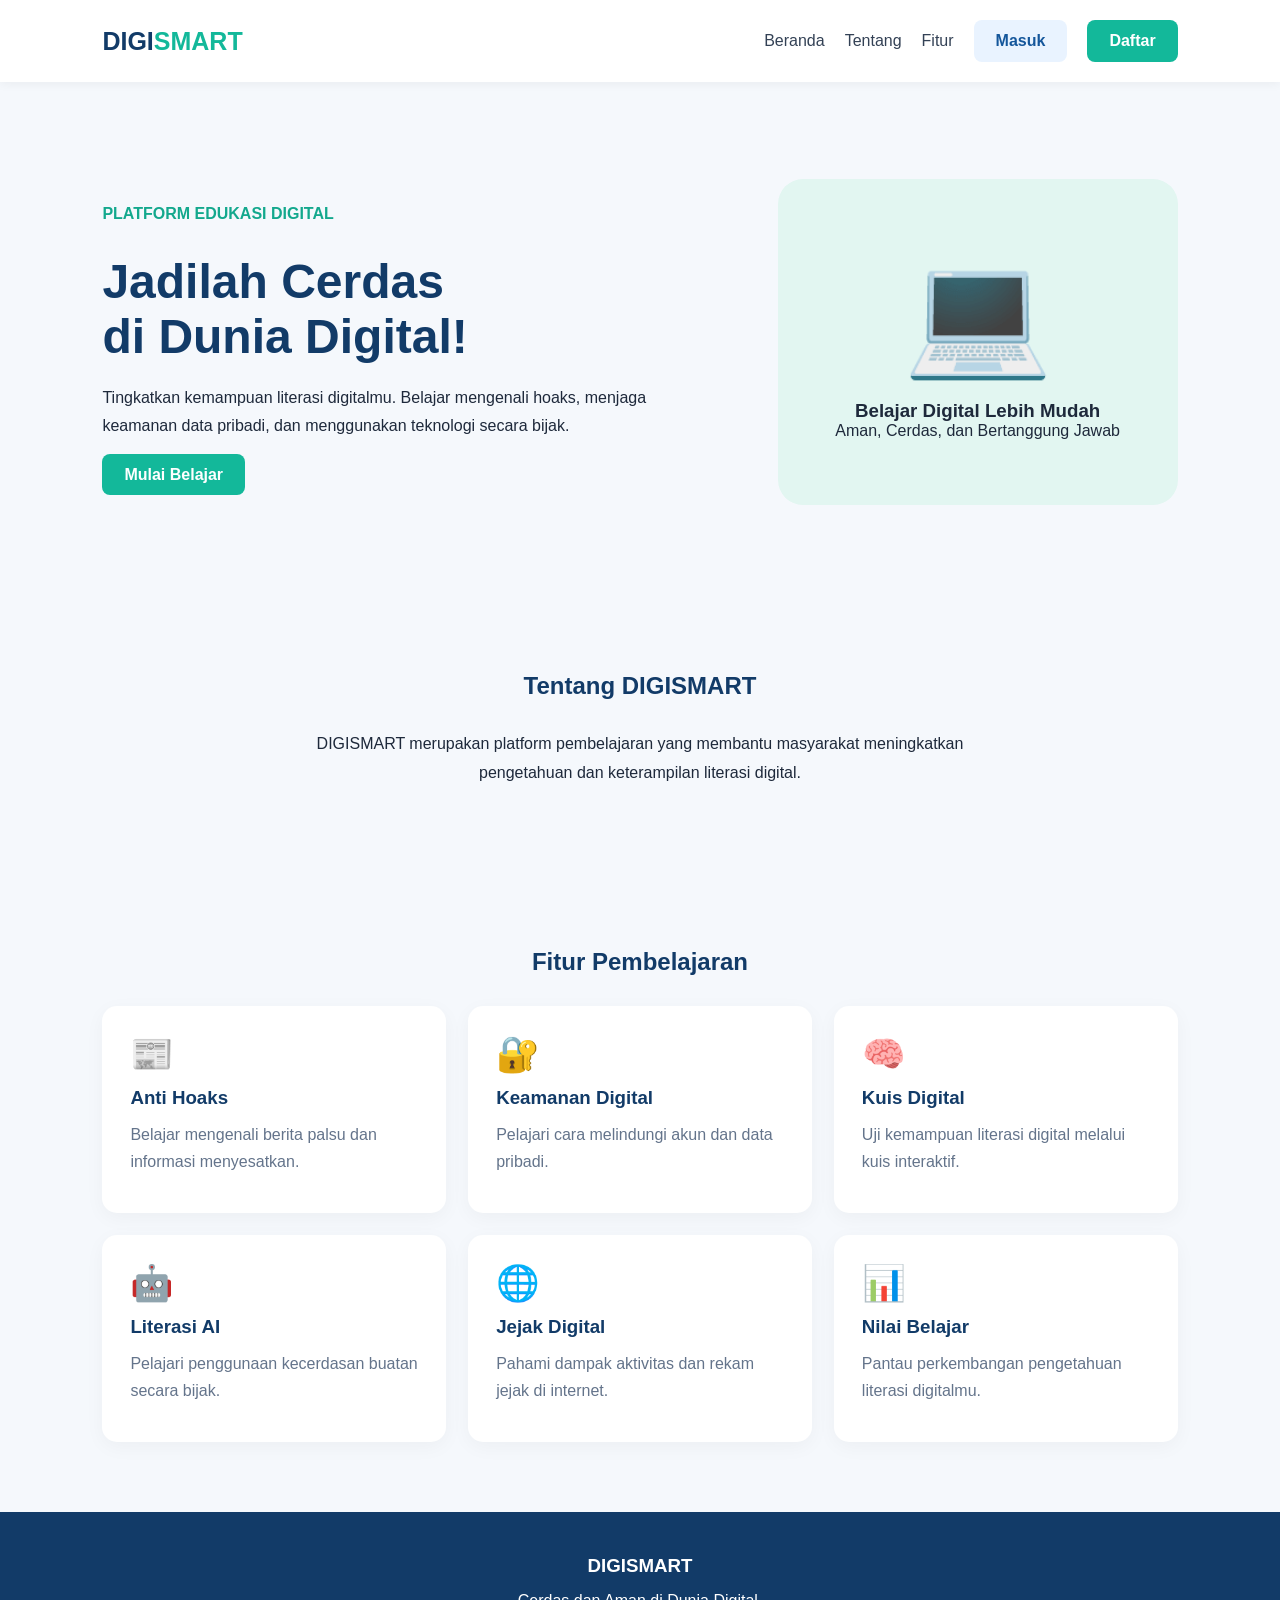
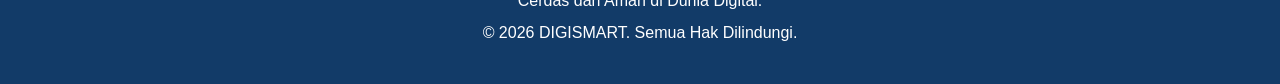
<file: index.html>
<!DOCTYPE html>
<html lang="id">
<head>
    <meta charset="UTF-8">
    <meta name="viewport" content="width=device-width, initial-scale=1.0">
    <title>DIGISMART - Literasi Digital</title>
    <link rel="stylesheet" href="style.css">
</head>
<body>

<header class="navbar">
    <div class="logo">DIGI<span>SMART</span></div>

    <nav>
        <a href="index.html">Beranda</a>
        <a href="#tentang">Tentang</a>
        <a href="#fitur">Fitur</a>
        <a href="login.html" class="btn-login">Masuk</a>
        <a href="register.html" class="btn-register">Daftar</a>
    </nav>
</header>

<section class="hero">
    <div class="hero-content">
        <p class="subtitle">PLATFORM EDUKASI DIGITAL</p>

        <h1>
            Jadilah Cerdas<br>
            di Dunia Digital!
        </h1>

        <p>
            Tingkatkan kemampuan literasi digitalmu.
            Belajar mengenali hoaks, menjaga keamanan
            data pribadi, dan menggunakan teknologi
            secara bijak.
        </p>

        <a href="register.html" class="btn-primary">
            Mulai Belajar
        </a>
    </div>

    <div class="hero-image">
        <div class="illustration">💻</div>
        <h3>Belajar Digital Lebih Mudah</h3>
        <p>Aman, Cerdas, dan Bertanggung Jawab</p>
    </div>
</section>

<section id="tentang" class="about">
    <h2>Tentang DIGISMART</h2>
    <p>
        DIGISMART merupakan platform pembelajaran
        yang membantu masyarakat meningkatkan
        pengetahuan dan keterampilan literasi digital.
    </p>
</section>

<section id="fitur" class="features">
    <h2>Fitur Pembelajaran</h2>

    <div class="feature-container">

        <div class="feature-card">
            <div class="feature-icon">📰</div>
            <h3>Anti Hoaks</h3>
            <p>Belajar mengenali berita palsu dan informasi menyesatkan.</p>
        </div>

        <div class="feature-card">
            <div class="feature-icon">🔐</div>
            <h3>Keamanan Digital</h3>
            <p>Pelajari cara melindungi akun dan data pribadi.</p>
        </div>

        <div class="feature-card">
            <div class="feature-icon">🧠</div>
            <h3>Kuis Digital</h3>
            <p>Uji kemampuan literasi digital melalui kuis interaktif.</p>
        </div>

        <div class="feature-card">
            <div class="feature-icon">🤖</div>
            <h3>Literasi AI</h3>
            <p>Pelajari penggunaan kecerdasan buatan secara bijak.</p>
        </div>

        <div class="feature-card">
            <div class="feature-icon">🌐</div>
            <h3>Jejak Digital</h3>
            <p>Pahami dampak aktivitas dan rekam jejak di internet.</p>
        </div>

        <div class="feature-card">
            <div class="feature-icon">📊</div>
            <h3>Nilai Belajar</h3>
            <p>Pantau perkembangan pengetahuan literasi digitalmu.</p>
        </div>

    </div>
</section>

<footer>
    <h3>DIGISMART</h3>
    <p>Cerdas dan Aman di Dunia Digital.</p>
    <p>© 2026 DIGISMART. Semua Hak Dilindungi.</p>
</footer>

<script src="script.js"></script>
</body>
</html>
</file>
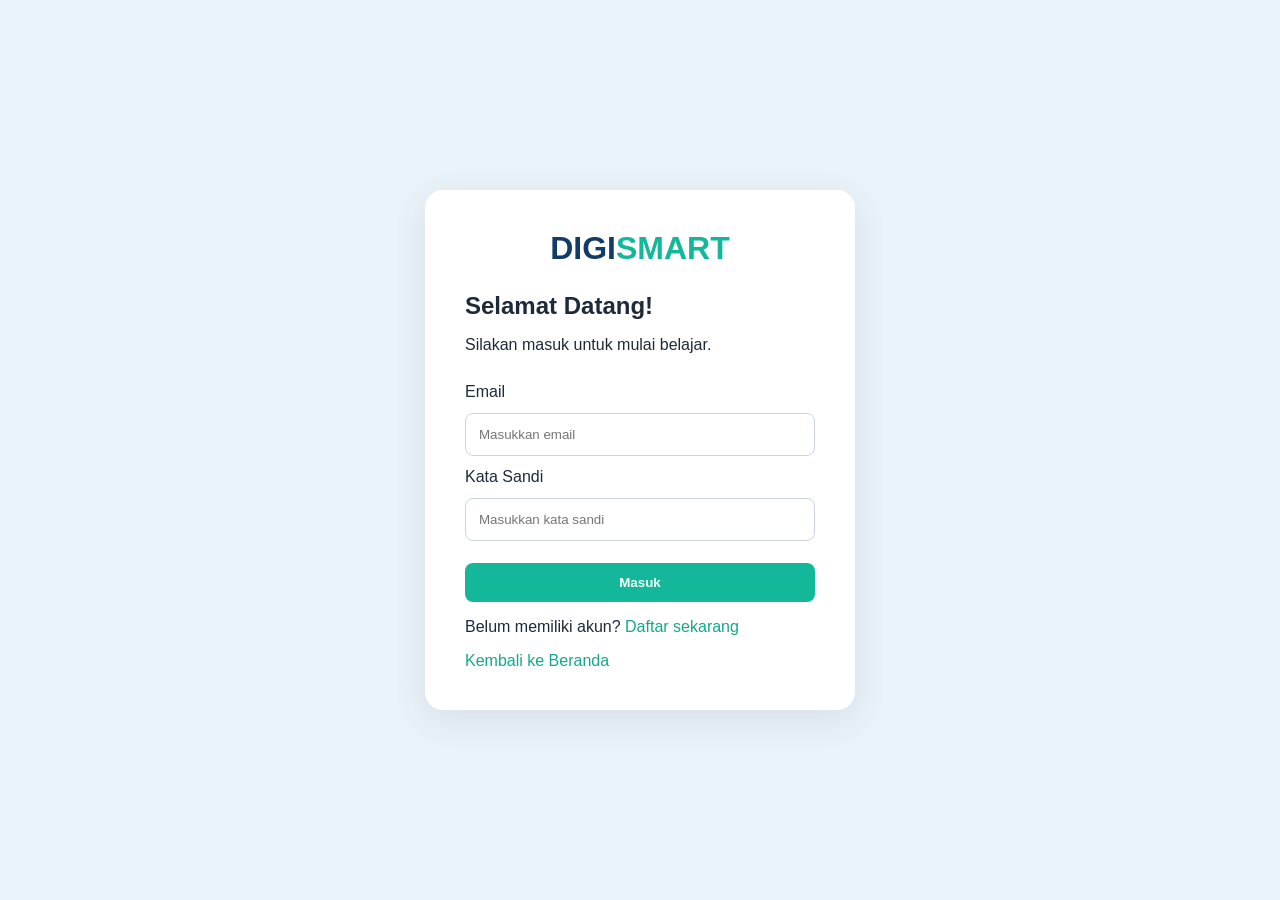
<file: dashboard.html>
<!DOCTYPE html>
<html lang="id">
<head>
    <meta charset="UTF-8">
    <meta name="viewport" content="width=device-width, initial-scale=1.0">
    <title>Dashboard - DIGISMART</title>
    <link rel="stylesheet" href="style.css">
</head>
<body>

<header class="navbar">
    <div class="logo">DIGI<span>SMART</span></div>
    <nav>
        <a href="dashboard.html">Dashboard</a>
        <a href="materi.html">Materi</a>
        <a href="kuis.html">Kuis</a>
        <button onclick="logout()" class="btn-login">Keluar</button>
    </nav>
</header>

<main class="dashboard">

    <h1>Selamat Datang, <span id="userName">Pengguna</span>!</h1>
    <p>Mari tingkatkan pengetahuan literasi digitalmu.</p>

    <div class="stats">

        <div class="stat-card">
            <h3>Materi Dipelajari</h3>
            <h2 id="materialCount">0</h2>
        </div>

        <div class="stat-card">
            <h3>Kuis Diselesaikan</h3>
            <h2 id="quizCount">0</h2>
        </div>

        <div class="stat-card">
            <h3>Total Skor</h3>
            <h2 id="totalScore">0</h2>
        </div>

    </div>

    <h2>Menu Pembelajaran</h2>

    <div class="feature-container">

        <div class="feature-card">
            <h3>📚 Materi Digital</h3>
            <p>Pelajari berbagai materi literasi digital.</p>
            <a href="materi.html">Pelajari</a>
        </div>

        <div class="feature-card">
            <h3>📝 Kuis Literasi</h3>
            <p>Uji kemampuan dan pengetahuanmu.</p>
            <a href="kuis.html">Mulai Kuis</a>
        </div>

    </div>

</main>

<script src="script.js"></script>
</body>
</html>
</file>
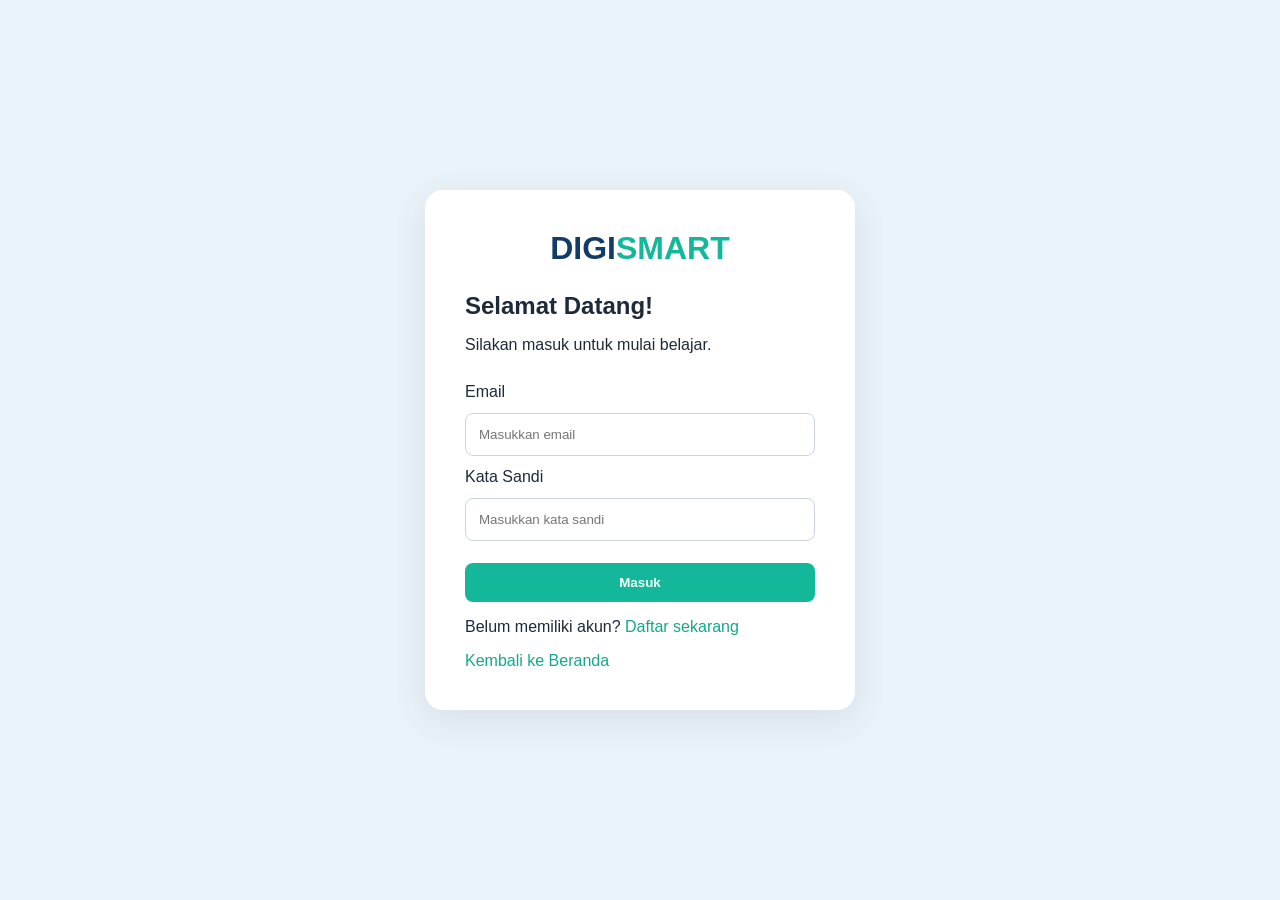
<file: kuis.html>
<!DOCTYPE html>
<html lang="id">
<head>
    <meta charset="UTF-8">
    <meta name="viewport" content="width=device-width, initial-scale=1.0">
    <title>Kuis - DIGISMART</title>
    <link rel="stylesheet" href="style.css">
</head>
<body>

<header class="navbar">
    <div class="logo">DIGI<span>SMART</span></div>
    <nav>
        <a href="dashboard.html">Dashboard</a>
        <a href="materi.html">Materi</a>
        <button onclick="logout()" class="btn-login">Keluar</button>
    </nav>
</header>

<main class="quiz-container">

    <h1>Kuis Literasi Digital</h1>
    <p>Jawablah pertanyaan berikut dengan benar!</p>

    <div id="quizArea"></div>

    <button onclick="nextQuestion()" id="nextButton"
        class="btn-primary">
        Jawab
    </button>

    <div id="quizResult"></div>

</main>

<script src="script.js"></script>
</body>
</html>
</file>
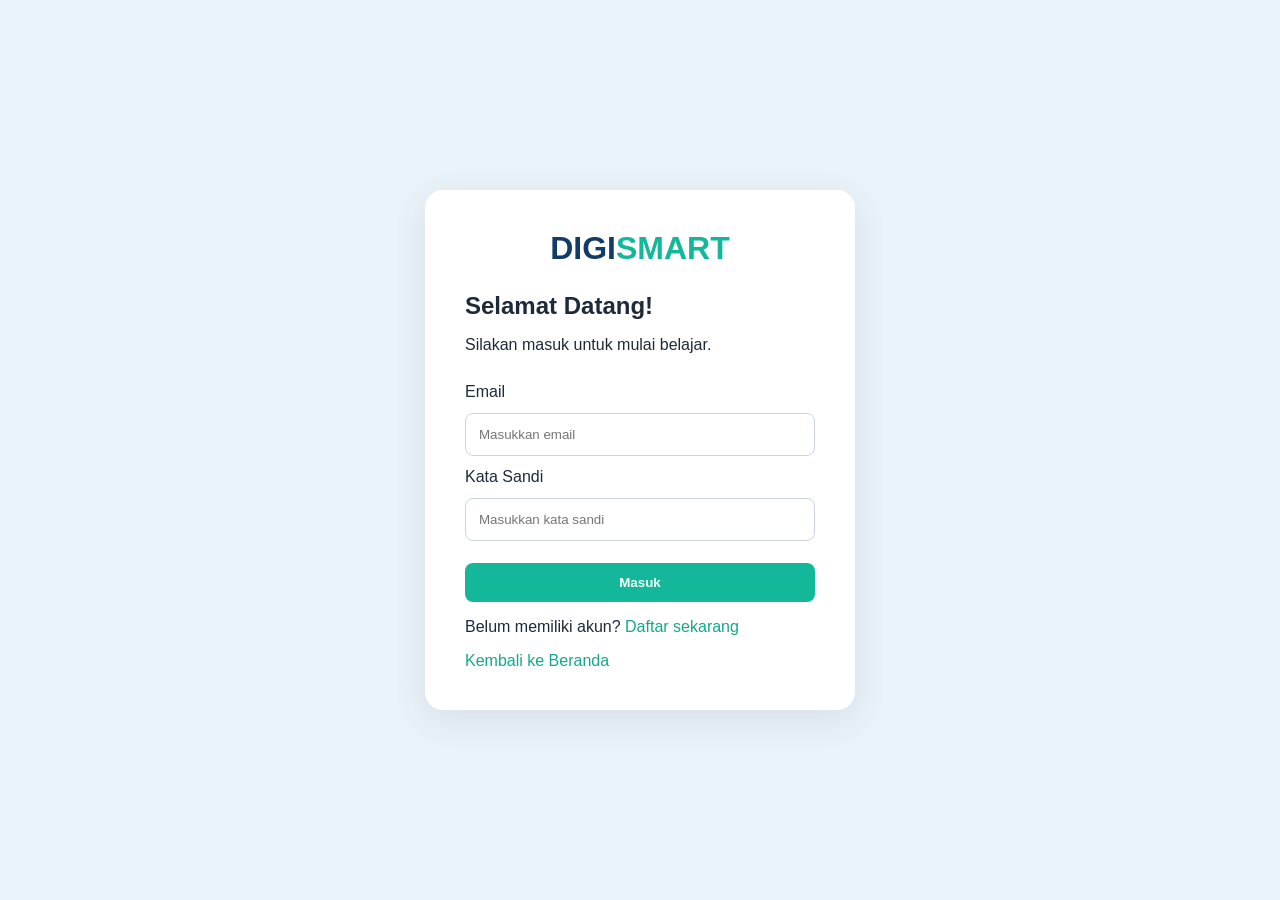
<file: login.html>
<!DOCTYPE html>
<html lang="id">
<head>
    <meta charset="UTF-8">
    <meta name="viewport" content="width=device-width, initial-scale=1.0">
    <title>Masuk - DIGISMART</title>
    <link rel="stylesheet" href="style.css">
</head>
<body class="auth-body">

<div class="auth-container">
    <div class="auth-card">

        <h1>DIGI<span>SMART</span></h1>
        <h2>Selamat Datang!</h2>
        <p>Silakan masuk untuk mulai belajar.</p>

        <form id="loginForm">

            <label>Email</label>
            <input type="email" id="loginEmail"
                placeholder="Masukkan email" required>

            <label>Kata Sandi</label>
            <input type="password" id="loginPassword"
                placeholder="Masukkan kata sandi" required>

            <button type="submit" class="btn-primary">
                Masuk
            </button>

        </form>

        <p id="loginMessage"></p>

        <p>Belum memiliki akun?
            <a href="register.html">Daftar sekarang</a>
        </p>

        <a href="index.html">Kembali ke Beranda</a>

    </div>
</div>

<script src="script.js"></script>
</body>
</html>
</file>
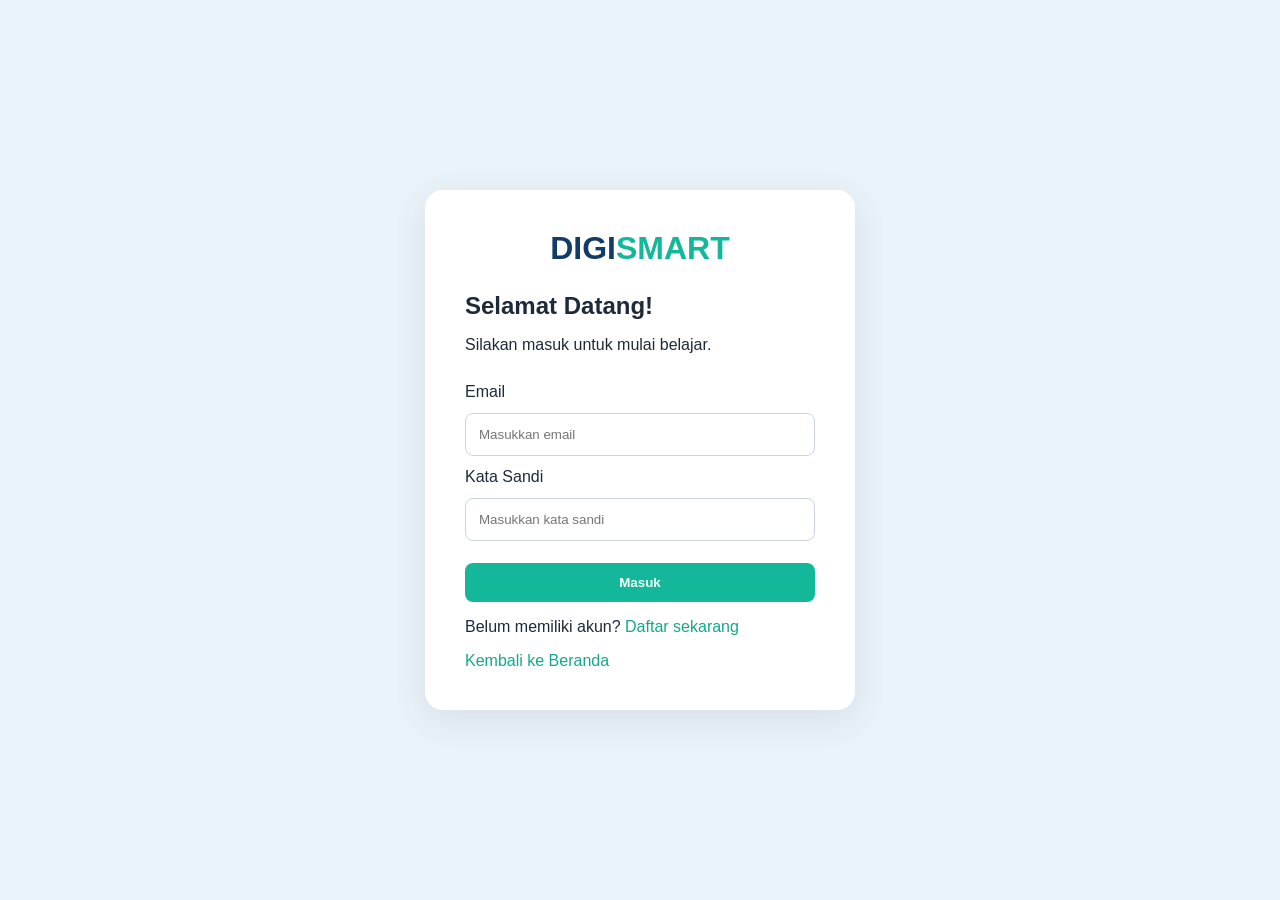
<file: materi.html>
<!DOCTYPE html>
<html lang="id">
<head>
    <meta charset="UTF-8">
    <meta name="viewport" content="width=device-width, initial-scale=1.0">
    <title>Materi - DIGISMART</title>
    <link rel="stylesheet" href="style.css">
</head>
<body>

<header class="navbar">
    <div class="logo">DIGI<span>SMART</span></div>
    <nav>
        <a href="dashboard.html">Dashboard</a>
        <a href="kuis.html">Kuis</a>
        <button onclick="logout()" class="btn-login">Keluar</button>
    </nav>
</header>

<main class="dashboard">
    <h1>Materi Literasi Digital</h1>
    <p>Pelajari berbagai pengetahuan penting di dunia digital.</p>

    <div class="feature-container">

        <div class="feature-card">
            <h3>📰 Mengenali Hoaks</h3>
            <p>Hoaks adalah informasi palsu yang disebarkan seolah-olah benar.</p>
            <p>Tips: periksa sumber berita, tanggal publikasi, dan bandingkan dengan sumber terpercaya.</p>
        </div>

        <div class="feature-card">
            <h3>🔐 Keamanan Digital</h3>
            <p>Keamanan digital merupakan upaya melindungi perangkat, akun, dan informasi pribadi.</p>
            <p>Tips: gunakan kata sandi unik, aktifkan autentikasi dua faktor, dan jangan membagikan OTP.</p>
        </div>

        <div class="feature-card">
            <h3>🌐 Jejak Digital</h3>
            <p>Jejak digital adalah rekaman aktivitas seseorang ketika menggunakan internet.</p>
            <p>Tips: pikirkan dampak sebelum mengunggah sesuatu ke media sosial.</p>
        </div>

        <div class="feature-card">
            <h3>🤖 Literasi AI</h3>
            <p>Kecerdasan buatan dapat membantu manusia mengolah informasi dan menyelesaikan pekerjaan.</p>
            <p>Tips: verifikasi hasil AI dan jangan memasukkan data pribadi ke layanan AI sembarangan.</p>
        </div>

    </div>

    <button onclick="completeMaterial()" class="btn-primary">
        Tandai Materi Selesai
    </button>

</main>

<script src="script.js"></script>
</body>
</html>
</file>
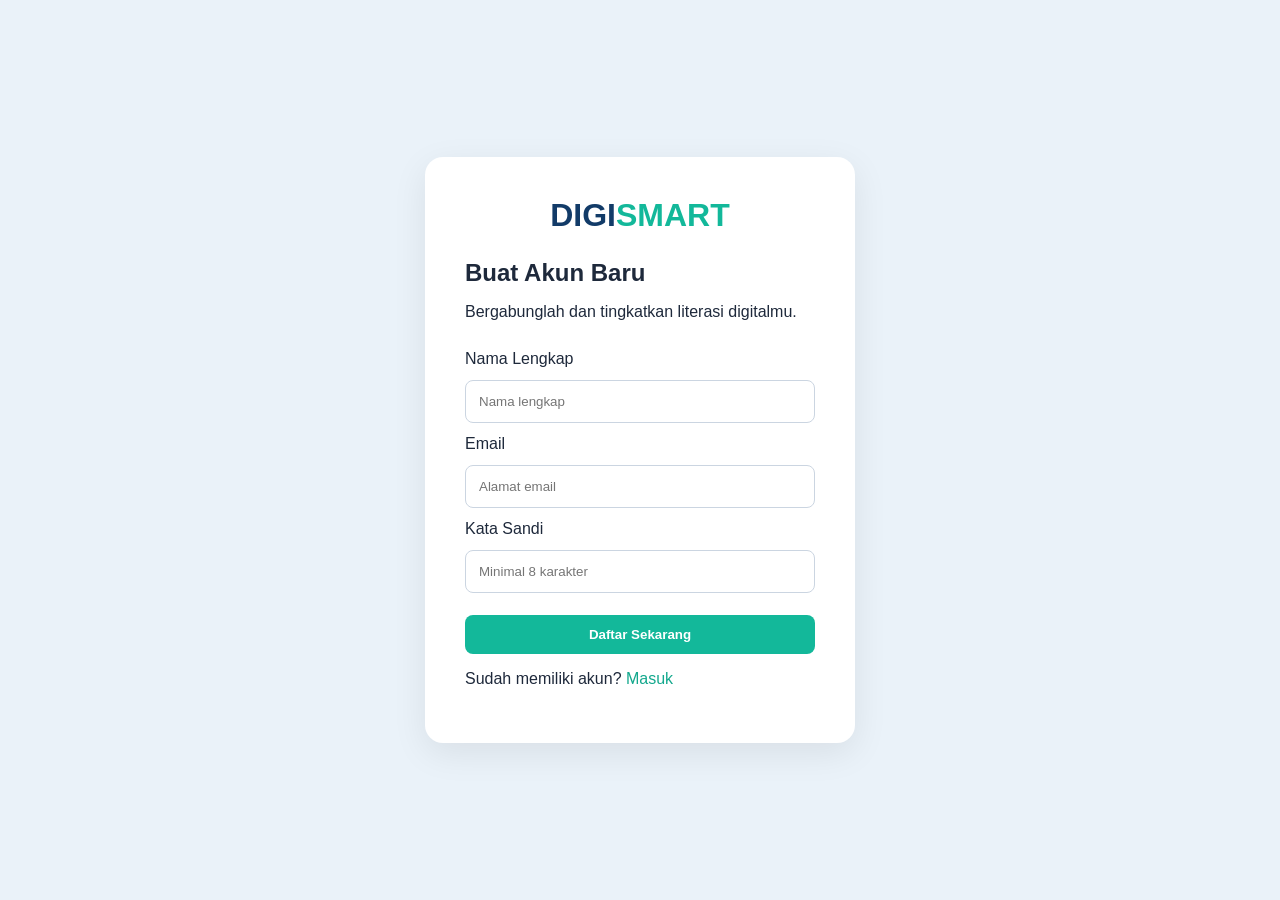
<file: register.html>
<!DOCTYPE html>
<html lang="id">
<head>
    <meta charset="UTF-8">
    <meta name="viewport" content="width=device-width, initial-scale=1.0">
    <title>Daftar - DIGISMART</title>
    <link rel="stylesheet" href="style.css">
</head>
<body class="auth-body">

<div class="auth-container">
    <div class="auth-card">

        <h1>DIGI<span>SMART</span></h1>
        <h2>Buat Akun Baru</h2>
        <p>Bergabunglah dan tingkatkan literasi digitalmu.</p>

        <form id="registerForm">

            <label>Nama Lengkap</label>
            <input type="text" id="registerName"
                placeholder="Nama lengkap" required>

            <label>Email</label>
            <input type="email" id="registerEmail"
                placeholder="Alamat email" required>

            <label>Kata Sandi</label>
            <input type="password" id="registerPassword"
                placeholder="Minimal 8 karakter" minlength="8" required>

            <button type="submit" class="btn-primary">
                Daftar Sekarang
            </button>

        </form>

        <p id="registerMessage"></p>

        <p>Sudah memiliki akun?
            <a href="login.html">Masuk</a>
        </p>

    </div>
</div>

<script src="script.js"></script>
</body>
</html>
</file>
<file: style.css>
* {
    margin: 0;
    padding: 0;
    box-sizing: border-box;
    font-family: 'Segoe UI', sans-serif;
}

body {
    background: #f5f8fc;
    color: #1e293b;
}

.navbar {
    display: flex;
    justify-content: space-between;
    align-items: center;
    padding: 20px 8%;
    background: white;
    box-shadow: 0 2px 10px rgba(0,0,0,0.05);
}

.logo {
    font-size: 25px;
    font-weight: bold;
    color: #123b68;
}

.logo span,
.auth-card h1 span {
    color: #13b89a;
}

nav {
    display: flex;
    align-items: center;
    gap: 20px;
}

nav a {
    text-decoration: none;
    color: #334155;
    font-weight: 500;
}

.btn-login,
.btn-register,
.btn-primary {
    padding: 12px 22px;
    border: none;
    border-radius: 8px;
    cursor: pointer;
    text-decoration: none;
    font-weight: bold;
}

.btn-login {
    background: #e9f3ff;
    color: #14569b;
}

.btn-register,
.btn-primary {
    background: #13b89a;
    color: white;
}

.hero {
    min-height: 520px;
    display: flex;
    align-items: center;
    justify-content: space-between;
    padding: 70px 8%;
    gap: 40px;
}

.hero-content {
    max-width: 550px;
}

.subtitle {
    color: #13a88d;
    font-weight: bold;
    margin-bottom: 15px;
}

.hero h1 {
    font-size: 48px;
    color: #123b68;
    margin-bottom: 20px;
}

.hero-content p {
    line-height: 1.8;
    margin-bottom: 25px;
}

.hero-image {
    background: #e2f6f1;
    border-radius: 25px;
    padding: 65px 40px;
    text-align: center;
    width: 400px;
}

.illustration {
    font-size: 120px;
    margin-bottom: 15px;
}

.about,
.features {
    padding: 70px 8%;
    text-align: center;
}

.about p {
    max-width: 700px;
    margin: 20px auto;
    line-height: 1.8;
}

.features h2,
.about h2 {
    color: #123b68;
    margin-bottom: 30px;
}

.feature-container {
    display: grid;
    grid-template-columns: repeat(3, 1fr);
    gap: 22px;
    margin-top: 30px;
}

.feature-card {
    background: white;
    padding: 28px;
    border-radius: 15px;
    box-shadow: 0 5px 20px rgba(0,0,0,0.04);
    text-align: left;
}

.feature-card h3 {
    margin: 12px 0;
    color: #123b68;
}

.feature-card p {
    line-height: 1.7;
    color: #64748b;
    margin-bottom: 10px;
}

.feature-icon {
    font-size: 35px;
}

footer {
    background: #123b68;
    color: white;
    text-align: center;
    padding: 35px;
    line-height: 2;
}

/* LOGIN DAN REGISTER */

.auth-body {
    min-height: 100vh;
    display: flex;
    align-items: center;
    justify-content: center;
    padding: 20px;
    background: #eaf2f9;
}

.auth-container {
    width: 100%;
    max-width: 430px;
}

.auth-card {
    background: white;
    padding: 40px;
    border-radius: 18px;
    box-shadow: 0 10px 35px rgba(0,0,0,0.08);
}

.auth-card h1 {
    color: #123b68;
    text-align: center;
    margin-bottom: 25px;
}

.auth-card h2 {
    margin-bottom: 10px;
}

.auth-card p {
    margin: 12px 0;
    line-height: 1.6;
}

.auth-card form {
    display: flex;
    flex-direction: column;
    gap: 12px;
    margin-top: 25px;
}

.auth-card input {
    padding: 13px;
    border: 1px solid #cbd5e1;
    border-radius: 8px;
    outline: none;
}

.auth-card input:focus {
    border-color: #13b89a;
}

.auth-card button {
    margin-top: 10px;
}

.auth-card a {
    color: #13a88d;
    text-decoration: none;
}

/* DASHBOARD */

.dashboard {
    padding: 50px 8%;
}

.dashboard h1 {
    color: #123b68;
    margin-bottom: 10px;
}

.stats {
    display: grid;
    grid-template-columns: repeat(3, 1fr);
    gap: 20px;
    margin: 35px 0;
}

.stat-card {
    background: white;
    padding: 25px;
    border-radius: 12px;
}

.stat-card h2 {
    color: #13b89a;
    margin-top: 12px;
}

/* KUIS */

.quiz-container {
    max-width: 700px;
    margin: 70px auto;
    background: white;
    padding: 35px;
    border-radius: 15px;
}

.quiz-container h1 {
    color: #123b68;
    margin-bottom: 15px;
}

#quizArea {
    margin: 25px 0;
    line-height: 2;
}

#quizArea label {
    display: block;
    margin: 8px 0;
}

#quizResult {
    margin-top: 20px;
    font-weight: bold;
}

/* RESPONSIVE */

@media(max-width: 768px) {

    .navbar {
        flex-direction: column;
        gap: 20px;
    }

    nav {
        flex-wrap: wrap;
        justify-content: center;
    }

    .hero {
        flex-direction: column;
        text-align: center;
    }

    .hero h1 {
        font-size: 36px;
    }

    .hero-image {
        width: 100%;
    }

    .feature-container {
        grid-template-columns: 1fr;
    }

    .stats {
        grid-template-columns: 1fr;
    }
}
</file>
